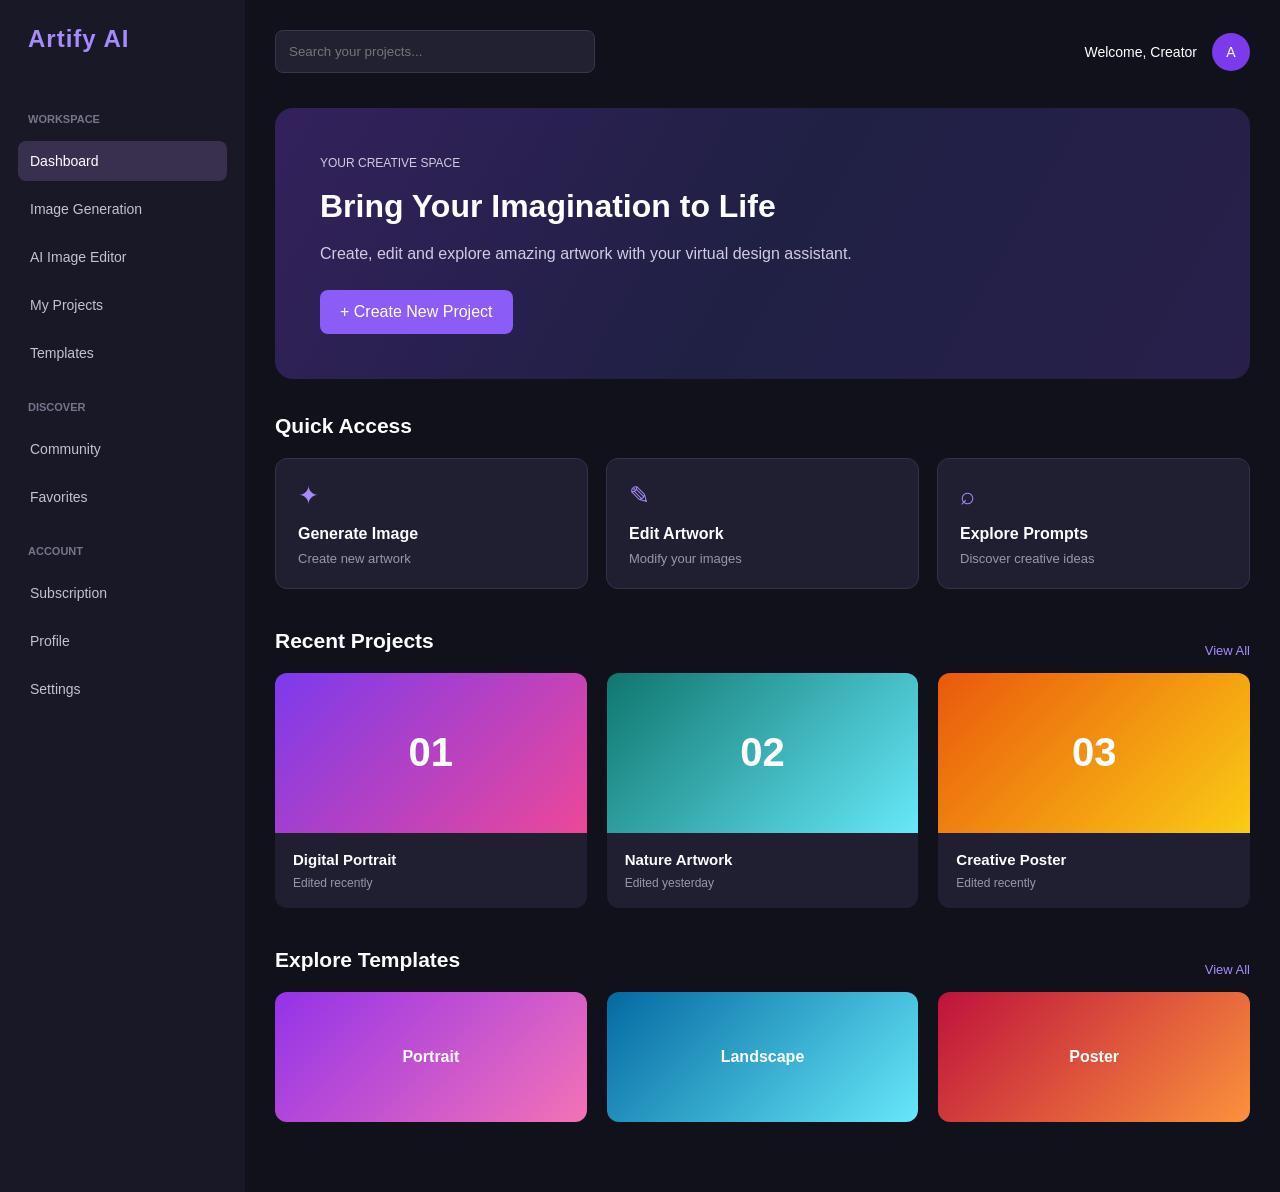
<file: index.html>
<!DOCTYPE html>
<html lang="en">

<head>
    <meta charset="UTF-8">
    <meta name="viewport" content="width=device-width, initial-scale=1.0">

    <title>Artify AI - Dashboard</title>

    <link rel="stylesheet" href="style.css">
</head>

<body>

<div class="dashboard">

    <!-- SIDEBAR -->

    <aside class="sidebar">

        <div class="logo">
            <h2>Artify AI</h2>
        </div>

        <nav class="navigation">

            <p class="nav-heading">WORKSPACE</p>

            <a href="index.html" class="nav-link active">
                Dashboard
            </a>

            <a href="generation.html" class="nav-link">
                Image Generation
            </a>

            <a href="editor.html" class="nav-link">
                AI Image Editor
            </a>

            <a href="projects.html" class="nav-link">
                My Projects
            </a>

            <a href="templates.html" class="nav-link">
                Templates
            </a>

            <p class="nav-heading">DISCOVER</p>

            <a href="community.html" class="nav-link">
                Community
            </a>

            

            <a href="favorites.html" class="nav-link">
                Favorites
            </a>

            <p class="nav-heading">ACCOUNT</p>

            <a href="subscription.html" class="nav-link">
                Subscription
            </a>

            <a href="profile.html" class="nav-link">
                Profile
            </a>

            <a href="settings.html" class="nav-link">
                Settings
            </a>

        </nav>

    </aside>


    <!-- MAIN CONTENT -->

    <main class="main-content">

        <!-- HEADER -->

        <header class="topbar">

            <div class="search-box">
                <input
                    type="text"
                    id="searchInput"
                    placeholder="Search your projects..."
                >
            </div>

            <div class="profile">
                <span>Welcome, Creator</span>
                <div class="profile-icon">A</div>
            </div>

        </header>


        <!-- WELCOME SECTION -->

        <section class="welcome-section">

            <div class="welcome-text">

                <p class="small-heading">
                    YOUR CREATIVE SPACE
                </p>

                <h1>Bring Your Imagination to Life</h1>

                <p>
                    Create, edit and explore amazing artwork
                    with your virtual design assistant.
                </p>

                <a href="generation.html"
                   class="create-btn">
                    + Create New Project
                </a>

            </div>

        </section>


        <!-- QUICK ACCESS -->

        <section class="quick-access">

            <h2>Quick Access</h2>

            <div class="quick-container">

                <a href="generation.html"
                   class="quick-card">
                    <span>✦</span>
                    <h3>Generate Image</h3>
                    <p>Create new artwork</p>
                </a>

                <a href="editor.html"
                   class="quick-card">
                    <span>✎</span>
                    <h3>Edit Artwork</h3>
                    <p>Modify your images</p>
                </a>

                <a href="prompt-store.html"
                   class="quick-card">
                    <span>⌕</span>
                    <h3>Explore Prompts</h3>
                    <p>Discover creative ideas</p>
                </a>

            </div>

        </section>


        <!-- RECENT PROJECTS -->

        <section class="projects-section">

            <div class="section-header">

                <h2>Recent Projects</h2>

                <a href="projects.html">
                    View All
                </a>

            </div>


            <div class="project-container">

                <div class="project-card">

                    <div class="project-image artwork-one">
                        <span>01</span>
                    </div>

                    <div class="project-info">
                        <h3>Digital Portrait</h3>
                        <p>Edited recently</p>
                    </div>

                </div>


                <div class="project-card">

                    <div class="project-image artwork-two">
                        <span>02</span>
                    </div>

                    <div class="project-info">
                        <h3>Nature Artwork</h3>
                        <p>Edited yesterday</p>
                    </div>

                </div>


                <div class="project-card">

                    <div class="project-image artwork-three">
                        <span>03</span>
                    </div>

                    <div class="project-info">
                        <h3>Creative Poster</h3>
                        <p>Edited recently</p>
                    </div>

                </div>

            </div>

        </section>


        <!-- TEMPLATES -->

        <section class="templates-section">

            <div class="section-header">

                <h2>Explore Templates</h2>

                <a href="templates.html">
                    View All
                </a>

            </div>

            <div class="template-container">

                <div class="template-card">
                    <div class="template-preview template-one">
                        <span>Portrait</span>
                    </div>
                </div>

                <div class="template-card">
                    <div class="template-preview template-two">
                        <span>Landscape</span>
                    </div>
                </div>

                <div class="template-card">
                    <div class="template-preview template-three">
                        <span>Poster</span>
                    </div>
                </div>

            </div>

        </section>

    </main>

</div>

<script src="script.js"></script>

</body>
</html>

</body>
</html>
</file>
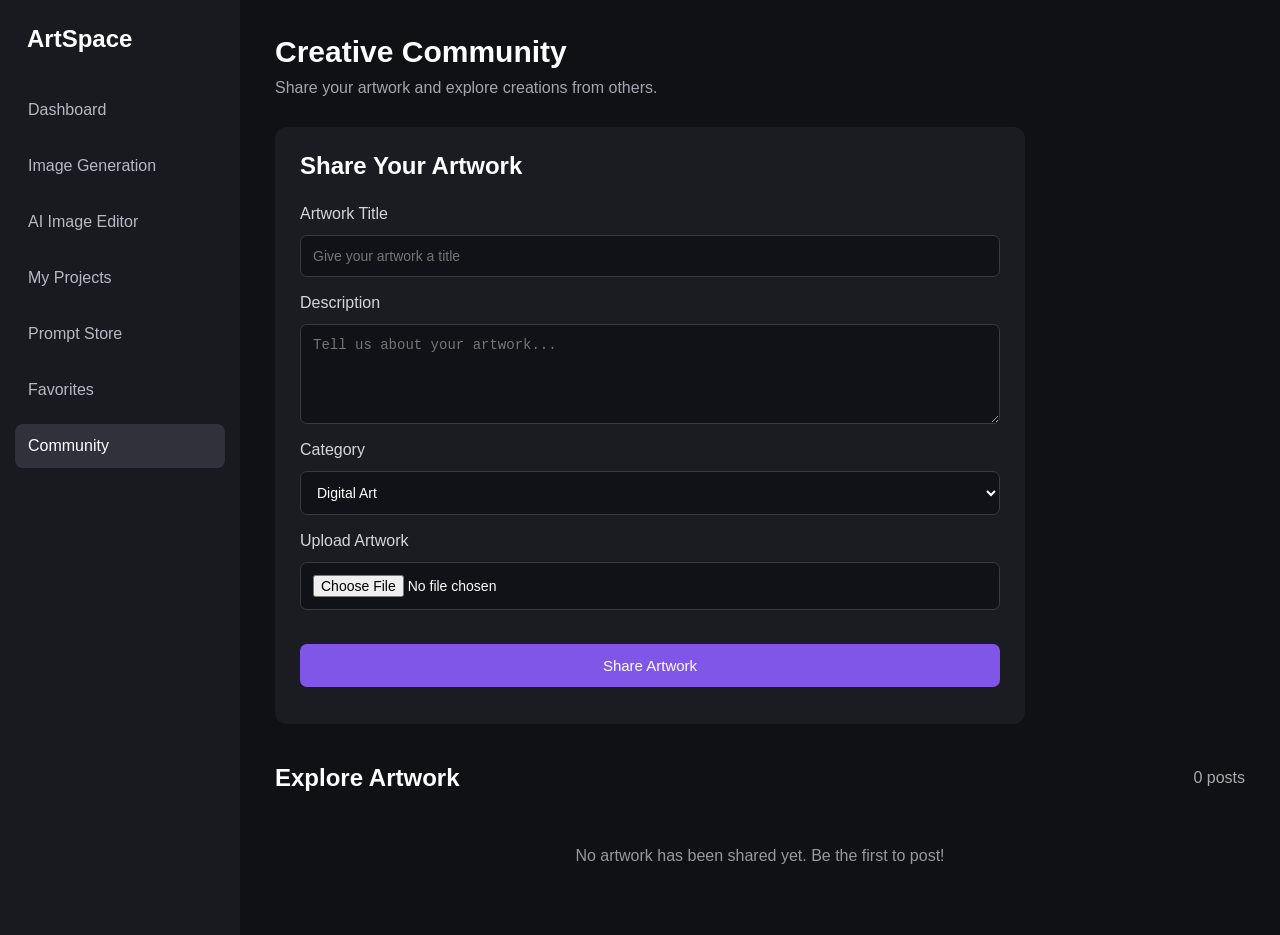
<file: community.html>
<!DOCTYPE html>
<html lang="en">
<head>
    <meta charset="UTF-8">
    <meta name="viewport" content="width=device-width, initial-scale=1.0">
    <title>Community | ArtSpace</title>
    <link rel="stylesheet" href="community.css">
    <script src="community.js" defer></script>
</head>
<body>

    <div class="layout">

        <!-- SIDEBAR -->
        <aside class="sidebar">
            <h2 class="logo">ArtSpace</h2>

            <nav>
                <a href="index.html">Dashboard</a>
                <a href="generation.html">Image Generation</a>
                <a href="editor.html">AI Image Editor</a>
                <a href="projects.html">My Projects</a>
                <a href="templates.html">Prompt Store</a>
                <a href="favorites.html">Favorites</a>
                <a href="community.html" class="active">Community</a>
            </nav>
        </aside>

        <!-- MAIN CONTENT -->
        <main class="main-content">

            <header class="page-header">
                <div>
                    <h1>Creative Community</h1>
                    <p>Share your artwork and explore creations from others.</p>
                </div>
            </header>

            <!-- CREATE POST -->
            <section class="create-post">
                <h2>Share Your Artwork</h2>

                <form id="postForm">

                    <label for="postTitle">Artwork Title</label>
                    <input
                        type="text"
                        id="postTitle"
                        placeholder="Give your artwork a title"
                        required
                    >

                    <label for="postDescription">Description</label>
                    <textarea
                        id="postDescription"
                        placeholder="Tell us about your artwork..."
                        required
                    ></textarea>

                    <label for="postCategory">Category</label>
                    <select id="postCategory">
                        <option value="Digital Art">Digital Art</option>
                        <option value="Portrait">Portrait</option>
                        <option value="Fantasy">Fantasy</option>
                        <option value="Nature">Nature</option>
                        <option value="Architecture">Architecture</option>
                        <option value="Other">Other</option>
                    </select>

                    <label for="postImage">Upload Artwork</label>
                    <input
                        type="file"
                        id="postImage"
                        accept="image/*"
                        required
                    >

                    <p id="imageName"></p>

                    <button type="submit" class="share-btn">
                        Share Artwork
                    </button>

                    <p id="formMessage"></p>

                </form>
            </section>

            <!-- COMMUNITY POSTS -->
            <section class="community-section">
                <div class="section-heading">
                    <h2>Explore Artwork</h2>
                    <span id="postCount">0 posts</span>
                </div>

                <div id="postsContainer" class="posts-container"></div>

                <p id="emptyMessage">
                    No artwork has been shared yet. Be the first to post!
                </p>
            </section>

        </main>
    </div>

</body>
</html>
</file>
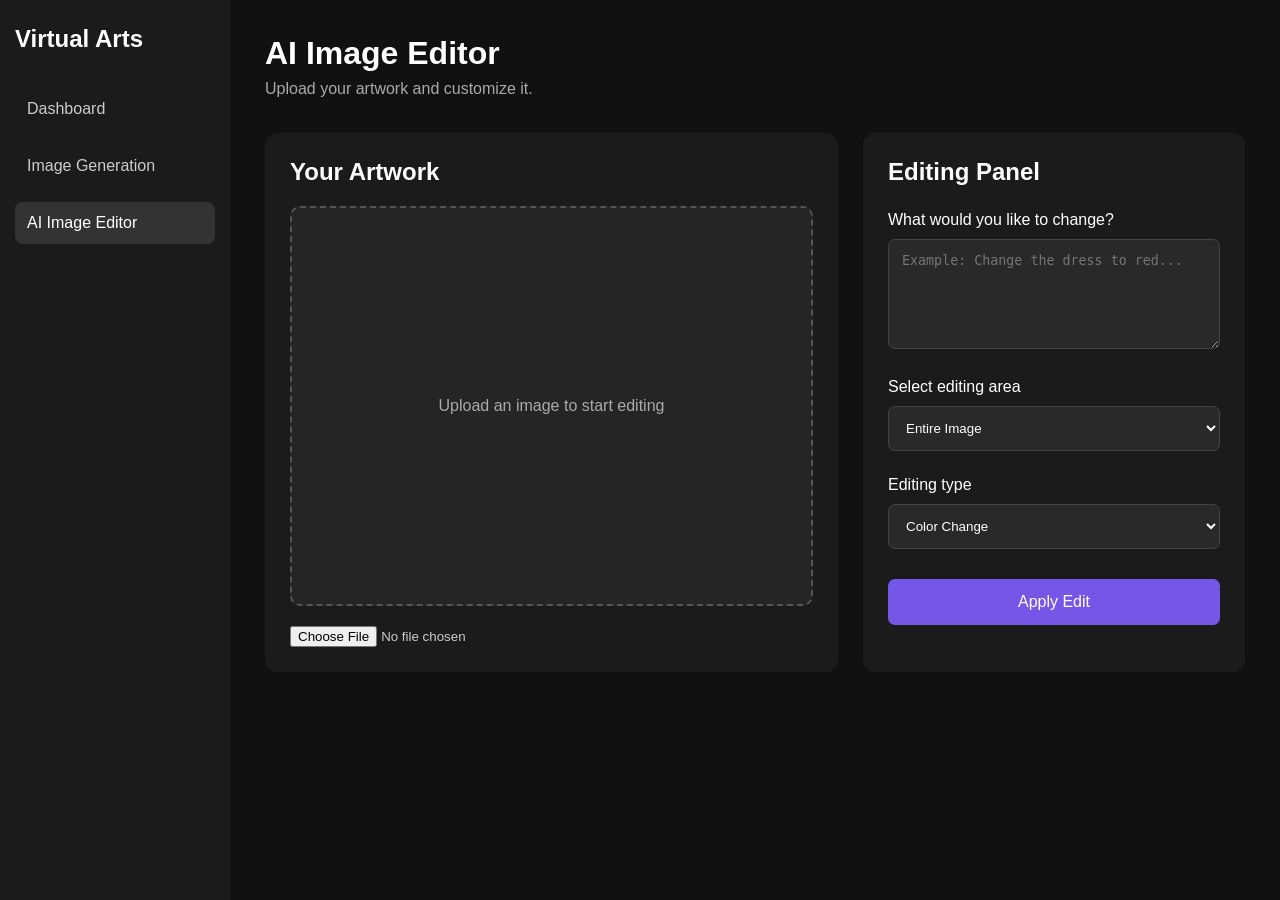
<file: editor.html>
<!DOCTYPE html>
<html lang="en">
<head>
    <meta charset="UTF-8">
    <meta name="viewport" content="width=device-width, initial-scale=1.0">
    <title>AI Image Editor</title>
    <link rel="stylesheet" href="editor.css">
</head>

<body>

    <div class="editor-page">

        <!-- Sidebar -->
        <aside class="sidebar">
            <h2>Virtual Arts</h2>

            <nav>
                <a href="index.html">Dashboard</a>
                <a href="generation.html">Image Generation</a>
                <a href="editor.html" class="active">AI Image Editor</a>
            </nav>
        </aside>

        <!-- Main editor -->
        <main class="editor-main">

            <header>
                <h1>AI Image Editor</h1>
                <p>Upload your artwork and customize it.</p>
            </header>

            <div class="workspace">

                <!-- Image preview section -->
                <section class="image-section">

                    <h2>Your Artwork</h2>

                    <div class="image-preview" id="imagePreview">

                        <p id="uploadMessage">
                            Upload an image to start editing
                        </p>

                        <img id="previewImage" alt="Uploaded artwork">

                    </div>

                    <input
                        type="file"
                        id="imageUpload"
                        accept="image/*"
                    >

                </section>

                <!-- Editing panel -->
                <section class="editing-panel">

                    <h2>Editing Panel</h2>

                    <label for="editPrompt">
                        What would you like to change?
                    </label>

                    <textarea
                        id="editPrompt"
                        placeholder="Example: Change the dress to red..."
                    ></textarea>

                    <label for="editArea">Select editing area</label>

                    <select id="editArea">
                        <option value="Entire Image">Entire Image</option>
                        <option value="Background">Background</option>
                        <option value="Clothing">Clothing</option>
                        <option value="Hair">Hair</option>
                        <option value="Face">Face</option>
                    </select>

                    <label for="editType">Editing type</label>

                    <select id="editType">
                        <option value="Color Change">Color Change</option>
                        <option value="Background Change">Background Change</option>
                        <option value="Object Change">Object Change</option>
                        <option value="Enhancement">Enhancement</option>
                    </select>

                    <button id="applyEdit">Apply Edit</button>

                    <p id="statusMessage"></p>

                </section>

            </div>

        </main>

    </div>

    <script src="editor.js" defer></script>

</body>
</html>
</file>
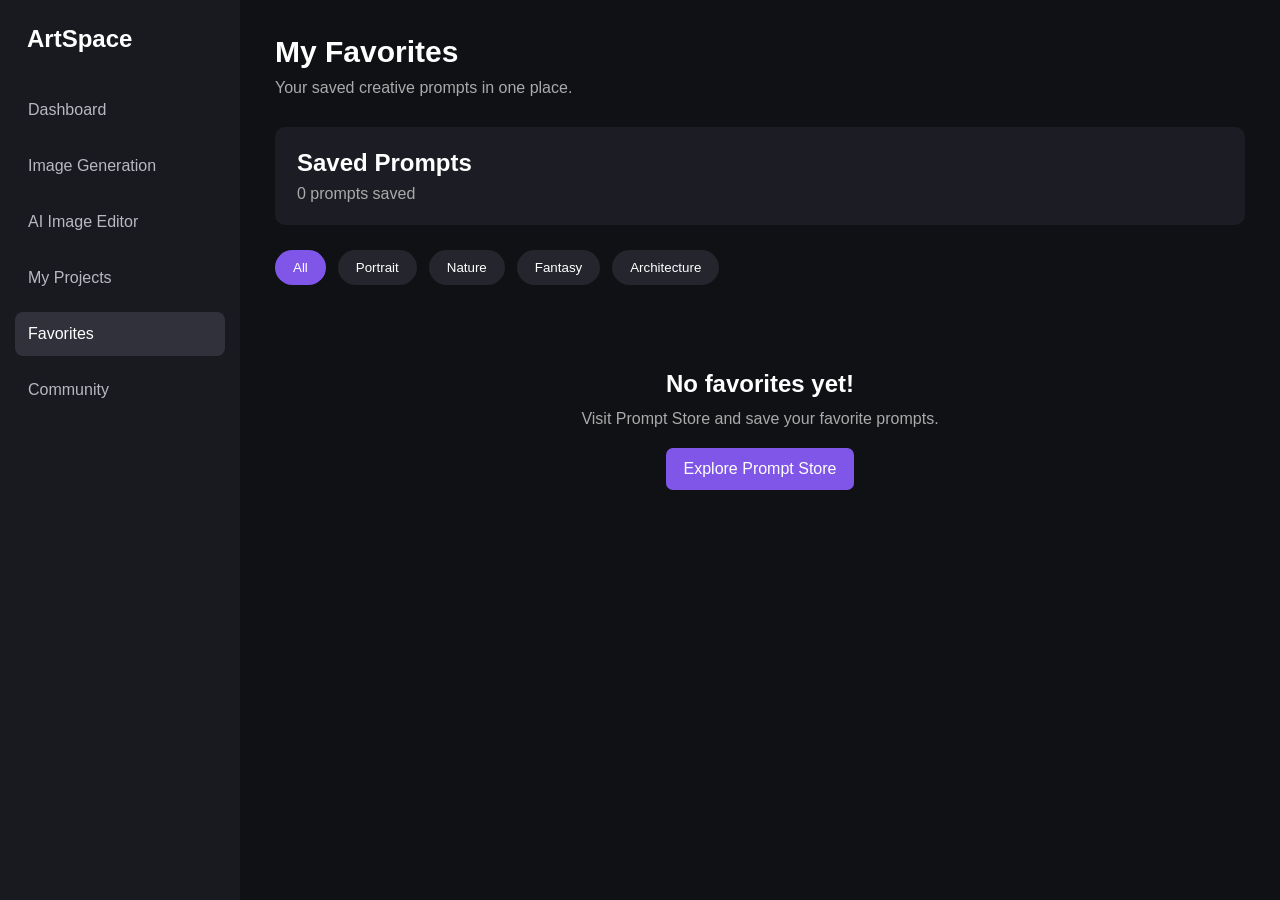
<file: favorites.html>
<!DOCTYPE html>
<html lang="en">
<head>
    <meta charset="UTF-8">
    <meta name="viewport" content="width=device-width, initial-scale=1.0">

    <title>My Favorites | ArtSpace</title>

    <link rel="stylesheet" href="favorites.css">
    <script src="favorites.js" defer></script>
</head>

<body>

    <div class="layout">

        <!-- SIDEBAR -->
        <aside class="sidebar">

            <h2 class="logo">ArtSpace</h2>

            <nav>
                <a href="index.html">Dashboard</a>
                <a href="generation.html">Image Generation</a>
                <a href="editor.html">AI Image Editor</a>
                <a href="projects.html">My Projects</a>
                <a href="favorites.html" class="active">Favorites</a>
                <a href="community.html">Community</a>
            </nav>

        </aside>


        <!-- MAIN CONTENT -->
        <main class="main-content">

            <header class="page-header">
                <h1>My Favorites</h1>
                <p>Your saved creative prompts in one place.</p>
            </header>


            <!-- FAVORITE COUNTER -->
            <section class="favorite-summary">
                <h2>Saved Prompts</h2>
                <p id="favoriteCount">0 prompts saved</p>
            </section>


            <!-- FILTER BUTTONS -->
            <section class="filter-section">

                <button class="filter-btn active" data-category="All">
                    All
                </button>

                <button class="filter-btn" data-category="Portrait">
                    Portrait
                </button>

                <button class="filter-btn" data-category="Nature">
                    Nature
                </button>

                <button class="filter-btn" data-category="Fantasy">
                    Fantasy
                </button>

                <button class="filter-btn" data-category="Architecture">
                    Architecture
                </button>

            </section>


            <!-- FAVORITE PROMPTS -->
            <section class="favorites-section">

                <div id="favoritesContainer"></div>

                <div id="emptyMessage">
                    <h2>No favorites yet!</h2>
                    <p>Visit Prompt Store and save your favorite prompts.</p>
                    <a href="templates.html">Explore Prompt Store</a>
                </div>

            </section>

        </main>

    </div>

</body>
</html>
</file>
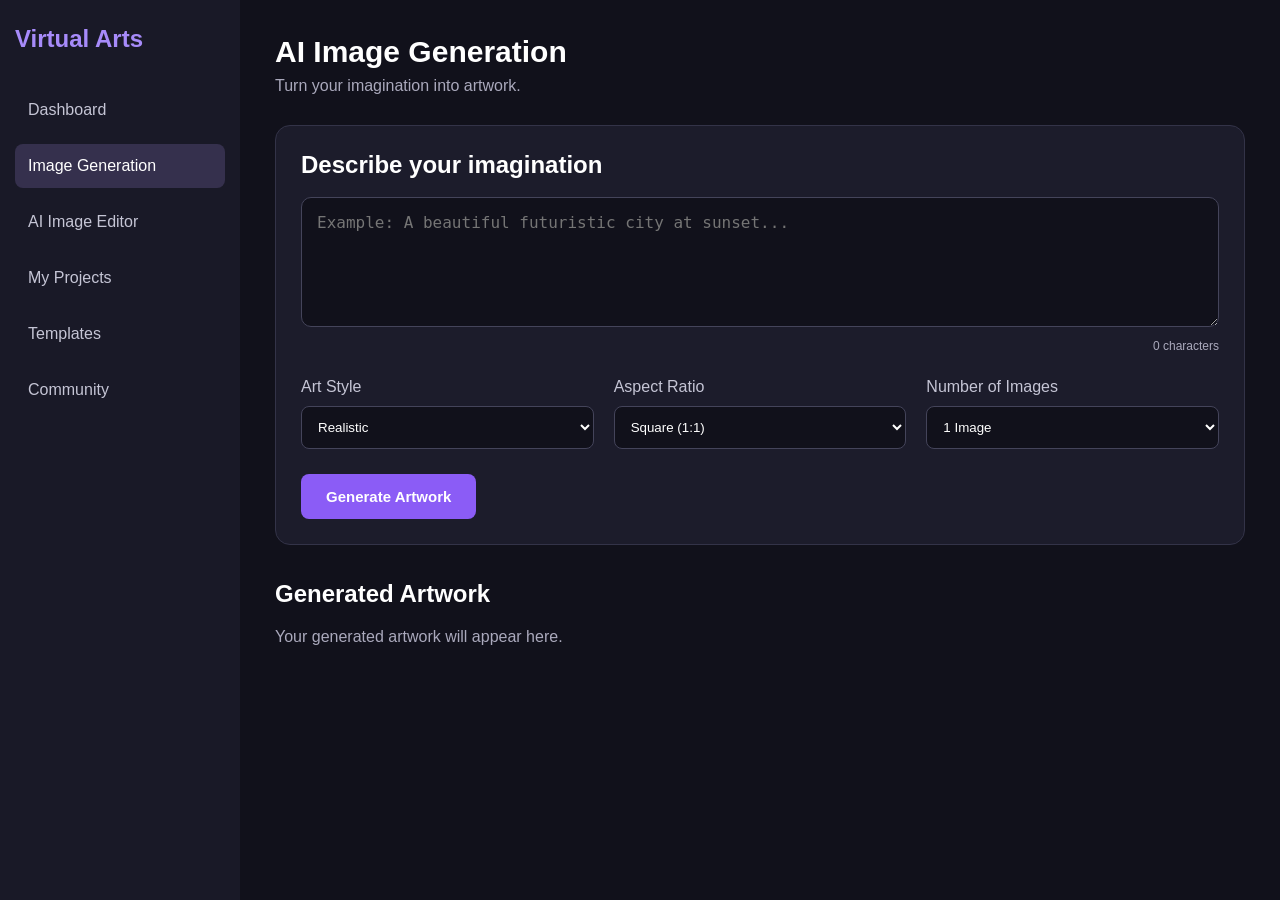
<file: generation.html>
<!DOCTYPE html>
<html lang="en">

<head>
    <meta charset="UTF-8">
    <meta name="viewport" content="width=device-width, initial-scale=1.0">

    <title>Image Generation - Virtual Arts Assistant</title>

    <link rel="stylesheet" href="generation.css">
</head>

<body>

    <div class="generation-page">

        <!-- Sidebar -->
        <aside class="sidebar">

            <h2>Virtual Arts</h2>

            <nav>
                <a href="index.html">Dashboard</a>
                <a href="generation.html" class="active">Image Generation</a>
                <a href="#">AI Image Editor</a>
                <a href="#">My Projects</a>
                <a href="#">Templates</a>
                <a href="#">Community</a>
            </nav>

        </aside>


        <!-- Main content -->
        <main class="generation-main">

            <header class="page-header">
                <h1>AI Image Generation</h1>
                <p>Turn your imagination into artwork.</p>
            </header>


            <!-- Prompt section -->
            <section class="prompt-section">

                <h2>Describe your imagination</h2>

                <textarea
                    id="promptInput"
                    placeholder="Example: A beautiful futuristic city at sunset..."
                ></textarea>

                <p id="charCount">0 characters</p>


                <!-- Generation settings -->
                <div class="settings-container">

                    <div class="setting">
                        <label for="artStyle">Art Style</label>

                        <select id="artStyle">
                            <option value="Realistic">Realistic</option>
                            <option value="Anime">Anime</option>
                            <option value="3D Art">3D Art</option>
                            <option value="Watercolor">Watercolor</option>
                            <option value="Digital Art">Digital Art</option>
                        </select>
                    </div>


                    <div class="setting">
                        <label for="aspectRatio">Aspect Ratio</label>

                        <select id="aspectRatio">
                            <option value="1:1">Square (1:1)</option>
                            <option value="16:9">Landscape (16:9)</option>
                            <option value="9:16">Portrait (9:16)</option>
                        </select>
                    </div>


                    <div class="setting">
                        <label for="imageCount">Number of Images</label>

                        <select id="imageCount">
                            <option value="1">1 Image</option>
                            <option value="2">2 Images</option>
                            <option value="4">4 Images</option>
                        </select>
                    </div>

                </div>


                <button id="generateBtn">
                    Generate Artwork
                </button>

            </section>


            <!-- Loading -->
            <div id="loading" class="loading hidden">
                Creating your artwork...
            </div>


            <!-- Results -->
            <section class="results-section">

                <h2>Generated Artwork</h2>

                <div id="imageContainer" class="image-container">

                    <p class="empty-message">
                        Your generated artwork will appear here.
                    </p>

                </div>

            </section>

        </main>

    </div>


    <script src="generation.js" defer></script>

</body>
</html>
</file>
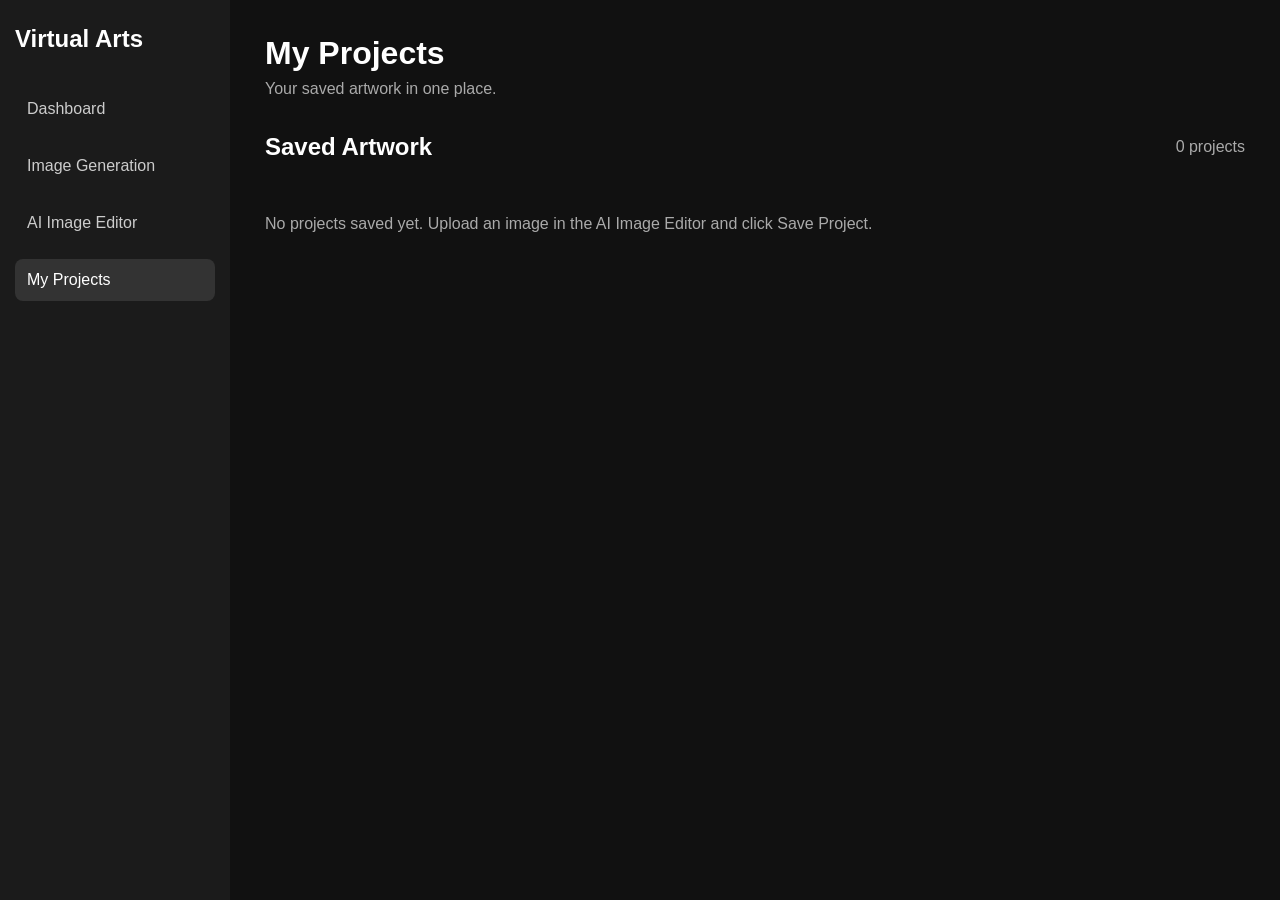
<file: projects.html>
<!DOCTYPE html>
<html lang="en">
<head>
    <meta charset="UTF-8">
    <meta name="viewport" content="width=device-width, initial-scale=1.0">
    <title>My Projects</title>
    <link rel="stylesheet" href="projects.css">
</head>

<body>

    <div class="projects-page">

        <aside class="sidebar">
            <h2>Virtual Arts</h2>

            <nav>
                <a href="index.html">Dashboard</a>
                <a href="generation.html">Image Generation</a>
                <a href="editor.html">AI Image Editor</a>
                <a href="projects.html" class="active">My Projects</a>
            </nav>
        </aside>

        <main class="projects-main">

            <header>
                <h1>My Projects</h1>
                <p>Your saved artwork in one place.</p>
            </header>

            <div class="project-info">
                <h2>Saved Artwork</h2>
                <p id="projectCount">0 projects</p>
            </div>

            <div id="projectContainer" class="project-container">
                <!-- JavaScript will add project cards here -->
            </div>

            <p id="emptyMessage">
                No projects saved yet. Upload an image in the AI Image Editor
                and click Save Project.
            </p>

        </main>

    </div>

    <script src="projects.js" defer></script>

</body>
</html>
</file>
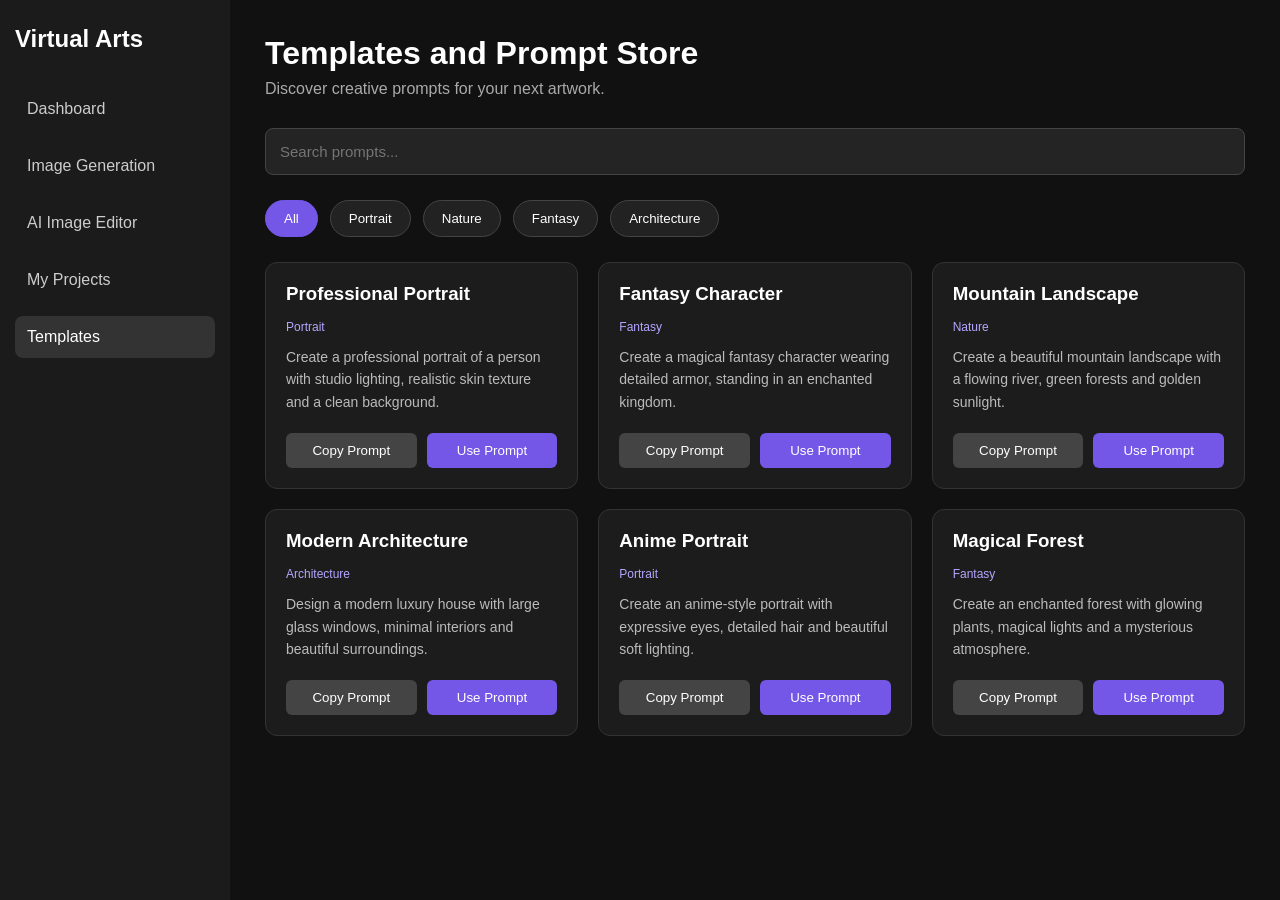
<file: templates.html>
<!DOCTYPE html>
<html lang="en">
<head>
    <meta charset="UTF-8">
    <meta name="viewport" content="width=device-width, initial-scale=1.0">
    <title>Templates and Prompt Store</title>
    <link rel="stylesheet" href="templates.css">
</head>

<body>

    <div class="templates-page">

        <!-- Sidebar -->
        <aside class="sidebar">

            <h2>Virtual Arts</h2>

            <nav>
                <a href="index.html">Dashboard</a>
                <a href="generation.html">Image Generation</a>
                <a href="editor.html">AI Image Editor</a>
                <a href="projects.html">My Projects</a>
                <a href="templates.html" class="active">Templates</a>
            </nav>

        </aside>


        <!-- Main content -->
        <main class="templates-main">

            <header>
                <h1>Templates and Prompt Store</h1>
                <p>Discover creative prompts for your next artwork.</p>
            </header>


            <!-- Search -->
            <div class="search-section">

                <input
                    type="text"
                    id="searchInput"
                    placeholder="Search prompts..."
                >

            </div>


            <!-- Category filters -->
            <div class="category-section">

                <button class="category-btn active" data-category="All">
                    All
                </button>

                <button class="category-btn" data-category="Portrait">
                    Portrait
                </button>

                <button class="category-btn" data-category="Nature">
                    Nature
                </button>

                <button class="category-btn" data-category="Fantasy">
                    Fantasy
                </button>

                <button class="category-btn" data-category="Architecture">
                    Architecture
                </button>

            </div>


            <!-- Prompt cards will appear here -->
            <div id="templateContainer" class="template-container">

            </div>

            <p id="noResults">
                No matching prompts found.
            </p>

        </main>

    </div>


    <script src="templates.js" defer></script>

</body>
</html>
</file>
<file: style.css>
/* RESET */

* {
    margin: 0;
    padding: 0;
    box-sizing: border-box;
}

body {
    background: #11111b;
    color: white;
    font-family: Arial, sans-serif;
}


/* MAIN DASHBOARD */

.dashboard {
    display: flex;
    min-height: 100vh;
}


/* SIDEBAR */

.sidebar {
    width: 245px;
    flex-shrink: 0;
    background: #191827;
    padding: 25px 18px;
}

.logo {
    margin-bottom: 40px;
    padding-left: 10px;
}

.logo h2 {
    color: #a78bfa;
    letter-spacing: 1px;
}

.navigation {
    display: flex;
    flex-direction: column;
    gap: 8px;
}

.nav-heading {
    color: #77758b;
    font-size: 11px;
    font-weight: bold;
    margin: 20px 10px 8px;
}

.nav-link {
    color: #c4c2d2;
    text-decoration: none;
    padding: 12px;
    border-radius: 8px;
    font-size: 14px;
    transition: 0.3s;
}

.nav-link:hover,
.nav-link.active {
    background: #39304f;
    color: white;
}


/* MAIN CONTENT */

.main-content {
    flex: 1;
    min-width: 0;
    padding: 30px;
}


/* HEADER */

.topbar {
    display: flex;
    justify-content: space-between;
    align-items: center;
    margin-bottom: 35px;
    gap: 20px;
}

.search-box input {
    width: 320px;
    max-width: 100%;
    padding: 13px;
    background: #222132;
    border: 1px solid #39364d;
    border-radius: 8px;
    color: white;
    outline: none;
}

.profile {
    display: flex;
    align-items: center;
    gap: 15px;
    font-size: 14px;
}

.profile-icon {
    width: 38px;
    height: 38px;
    border-radius: 50%;
    background: #7c3aed;
    display: flex;
    justify-content: center;
    align-items: center;
}


/* WELCOME SECTION */

.welcome-section {
    background: linear-gradient(
        120deg,
        #33215c,
        #202044,
        #28204b
    );

    padding: 45px;
    border-radius: 18px;
    margin-bottom: 35px;
}

.small-heading {
    color: #c4b5fd;
    font-size: 12px;
    margin-bottom: 15px;
}

.welcome-text h1 {
    font-size: 32px;
    margin-bottom: 15px;
}

.welcome-text p {
    color: #d1cce1;
    line-height: 1.7;
}

.create-btn {
    display: inline-block;
    margin-top: 22px;
    padding: 13px 20px;
    background: #8b5cf6;
    color: white;
    text-decoration: none;
    border-radius: 8px;
    transition: 0.3s;
}

.create-btn:hover {
    background: #7c3aed;
    transform: translateY(-2px);
}


/* QUICK ACCESS */

.quick-access,
.projects-section,
.templates-section {
    margin-bottom: 40px;
}

.quick-access h2,
.section-header h2 {
    font-size: 21px;
    margin-bottom: 20px;
}

.quick-container {
    display: grid;
    grid-template-columns: repeat(3, 1fr);
    gap: 18px;
}

.quick-card {
    background: #201f31;
    border: 1px solid #343149;
    border-radius: 12px;
    padding: 22px;
    text-decoration: none;
    color: white;
    transition: 0.3s;
}

.quick-card:hover {
    transform: translateY(-4px);
    border-color: #8b5cf6;
}

.quick-card span {
    font-size: 25px;
    color: #a78bfa;
}

.quick-card h3 {
    margin-top: 15px;
    font-size: 16px;
}

.quick-card p {
    margin-top: 8px;
    color: #9996aa;
    font-size: 13px;
}


/* PROJECTS */

.section-header {
    display: flex;
    justify-content: space-between;
    align-items: center;
}

.section-header a {
    color: #a78bfa;
    text-decoration: none;
    font-size: 13px;
}

.project-container {
    display: grid;
    grid-template-columns: repeat(3, minmax(0, 1fr));
    gap: 20px;
}

.project-card {
    background: #201f31;
    border-radius: 12px;
    overflow: hidden;
    transition: 0.3s;
}

.project-card:hover {
    transform: translateY(-4px);
}

.project-image {
    height: 160px;
    display: flex;
    justify-content: center;
    align-items: center;
    font-size: 40px;
    font-weight: bold;
}

.artwork-one {
    background: linear-gradient(135deg, #7c3aed, #ec4899);
}

.artwork-two {
    background: linear-gradient(135deg, #0f766e, #67e8f9);
}

.artwork-three {
    background: linear-gradient(135deg, #ea580c, #facc15);
}

.project-info {
    padding: 18px;
}

.project-info h3 {
    font-size: 15px;
}

.project-info p {
    margin-top: 8px;
    font-size: 12px;
    color: #9996aa;
}


/* TEMPLATES */

.template-container {
    display: grid;
    grid-template-columns: repeat(3, 1fr);
    gap: 20px;
}

.template-preview {
    height: 130px;
    border-radius: 12px;
    display: flex;
    justify-content: center;
    align-items: center;
    font-weight: bold;
}

.template-one {
    background: linear-gradient(135deg, #9333ea, #f472b6);
}

.template-two {
    background: linear-gradient(135deg, #0369a1, #67e8f9);
}

.template-three {
    background: linear-gradient(135deg, #be123c, #fb923c);
}


/* RESPONSIVE DESIGN */

@media (max-width: 900px) {

    .sidebar {
        width: 190px;
    }

    .project-container,
    .quick-container,
    .template-container {
        grid-template-columns: repeat(2, 1fr);
    }

}

@media (max-width: 650px) {

    .dashboard {
        flex-direction: column;
    }

    .sidebar {
        width: 100%;
    }

    .navigation {
        display: grid;
        grid-template-columns: repeat(2, 1fr);
    }

    .nav-heading {
        grid-column: 1 / -1;
    }

    .main-content {
        padding: 18px;
    }

    .welcome-section {
        padding: 25px;
    }

    .welcome-text h1 {
        font-size: 24px;
    }

    .topbar {
        flex-wrap: wrap;
    }

    .search-box,
    .search-box input {
        width: 100%;
    }

    .project-container,
    .quick-container,
    .template-container {
        grid-template-columns: 1fr;
    }

}
</file>
<file: community.css>
* {
    margin: 0;
    padding: 0;
    box-sizing: border-box;
}

body {
    font-family: Arial, sans-serif;
    background: #101114;
    color: white;
}

.layout {
    display: flex;
    min-height: 100vh;
}

/* SIDEBAR */

.sidebar {
    width: 240px;
    background: #191a20;
    padding: 25px 15px;
    min-height: 100vh;
}

.logo {
    margin-bottom: 35px;
    padding-left: 12px;
}

.sidebar nav {
    display: flex;
    flex-direction: column;
    gap: 12px;
}

.sidebar a {
    text-decoration: none;
    color: #b8b8c2;
    padding: 13px;
    border-radius: 8px;
}

.sidebar a:hover,
.sidebar a.active {
    background: #30313a;
    color: white;
}

/* MAIN CONTENT */

.main-content {
    flex: 1;
    padding: 35px;
    min-width: 0;
}

.page-header {
    margin-bottom: 30px;
}

.page-header h1 {
    font-size: 30px;
    margin-bottom: 10px;
}

.page-header p {
    color: #a5a5b0;
}

/* CREATE POST FORM */

.create-post {
    background: #1b1c22;
    padding: 25px;
    border-radius: 12px;
    max-width: 750px;
    margin-bottom: 40px;
}

.create-post h2 {
    margin-bottom: 20px;
}

#postForm {
    display: flex;
    flex-direction: column;
    gap: 12px;
}

#postForm label {
    color: #d5d5dc;
    margin-top: 5px;
}

#postForm input,
#postForm textarea,
#postForm select {
    width: 100%;
    padding: 12px;
    border: 1px solid #393a43;
    border-radius: 7px;
    background: #111217;
    color: white;
    font-size: 14px;
}

#postForm textarea {
    min-height: 100px;
    resize: vertical;
}

#postForm input:focus,
#postForm textarea:focus,
#postForm select:focus {
    outline: 1px solid #8b5cf6;
}

.share-btn {
    padding: 13px;
    border: none;
    border-radius: 7px;
    background: #8056e8;
    color: white;
    font-size: 15px;
    cursor: pointer;
    margin-top: 10px;
}

.share-btn:hover {
    background: #7044d5;
}

#formMessage {
    color: #a78bfa;
    font-size: 14px;
}

/* COMMUNITY POSTS */

.community-section {
    width: 100%;
}

.section-heading {
    display: flex;
    justify-content: space-between;
    align-items: center;
    margin-bottom: 20px;
}

#postCount {
    color: #aaa;
}

.posts-container {
    display: grid;
    grid-template-columns: repeat(auto-fill, minmax(250px, 1fr));
    gap: 22px;
}

.post-card {
    background: #1b1c22;
    border: 1px solid #30313a;
    border-radius: 12px;
    overflow: hidden;
}

.post-image {
    width: 100%;
    height: 220px;
    object-fit: cover;
    display: block;
}

.post-details {
    padding: 17px;
}

.post-category {
    display: inline-block;
    color: #c4b5fd;
    background: #33265a;
    padding: 5px 9px;
    border-radius: 20px;
    font-size: 12px;
    margin-bottom: 12px;
}

.post-details h3 {
    margin-bottom: 9px;
}

.post-description {
    color: #b8b8c2;
    font-size: 14px;
    line-height: 1.5;
    margin-bottom: 15px;
    overflow-wrap: anywhere;
}

.post-date {
    color: #858590;
    font-size: 12px;
    margin-bottom: 15px;
}

.post-actions {
    display: flex;
    gap: 10px;
    flex-wrap: wrap;
}

.post-actions button,
.comment-form button {
    padding: 9px 12px;
    border: none;
    border-radius: 6px;
    cursor: pointer;
    background: #343541;
    color: white;
}

.post-actions button:hover,
.comment-form button:hover {
    background: #51446f;
}

.delete-btn {
    background: #642d36 !important;
}

.comments-area {
    margin-top: 15px;
    border-top: 1px solid #393a43;
    padding-top: 13px;
}

.comment-list {
    display: flex;
    flex-direction: column;
    gap: 9px;
    margin-bottom: 12px;
}

.comment-item {
    color: #c6c6cf;
    font-size: 13px;
    overflow-wrap: anywhere;
}

.comment-form {
    display: flex;
    gap: 7px;
}

.comment-form input {
    flex: 1;
    min-width: 0;
    padding: 9px;
    border: 1px solid #393a43;
    border-radius: 6px;
    background: #111217;
    color: white;
}

#emptyMessage {
    color: #999;
    text-align: center;
    padding: 35px 10px;
}

/* SMALL SCREENS */

@media (max-width: 750px) {
    .layout {
        flex-direction: column;
    }

    .sidebar {
        width: 100%;
        min-height: auto;
    }

    .sidebar nav {
        flex-direction: row;
        flex-wrap: wrap;
    }

    .main-content {
        padding: 20px;
    }

    .posts-container {
        grid-template-columns: 1fr;
    }
}
</file>
<file: editor.css>
* {
    margin: 0;
    padding: 0;
    box-sizing: border-box;
}

body {
    background: #111;
    color: white;
    font-family: Arial, sans-serif;
}

.editor-page {
    display: flex;
    min-height: 100vh;
}

/* Sidebar */

.sidebar {
    width: 230px;
    background: #1b1b1b;
    padding: 25px 15px;
}

.sidebar h2 {
    margin-bottom: 35px;
}

.sidebar nav {
    display: flex;
    flex-direction: column;
    gap: 15px;
}

.sidebar a {
    color: #ccc;
    text-decoration: none;
    padding: 12px;
    border-radius: 8px;
}

.sidebar a:hover,
.sidebar a.active {
    background: #333;
    color: white;
}

/* Main area */

.editor-main {
    flex: 1;
    padding: 35px;
}

header p {
    color: #aaa;
    margin-top: 8px;
}

.workspace {
    display: grid;
    grid-template-columns: 1.5fr 1fr;
    gap: 25px;
    margin-top: 35px;
}

/* Image section */

.image-section,
.editing-panel {
    background: #1b1b1b;
    padding: 25px;
    border-radius: 12px;
}

.image-preview {
    width: 100%;
    height: 400px;
    background: #252525;
    border: 2px dashed #555;
    border-radius: 10px;
    margin: 20px 0;
    display: flex;
    justify-content: center;
    align-items: center;
    overflow: hidden;
    position: relative;
}

.image-preview p {
    color: #aaa;
}

.image-preview img {
    max-width: 100%;
    max-height: 100%;
    object-fit: contain;
    display: none;
}

#imageUpload {
    width: 100%;
    color: #ccc;
}

/* Editing panel */

.editing-panel label {
    display: block;
    margin-top: 25px;
    margin-bottom: 10px;
}

.editing-panel textarea,
.editing-panel select {
    width: 100%;
    padding: 13px;
    background: #292929;
    color: white;
    border: 1px solid #444;
    border-radius: 7px;
}

.editing-panel textarea {
    height: 110px;
    resize: vertical;
}

.editing-panel button {
    width: 100%;
    padding: 14px;
    margin-top: 30px;
    background: #7557e8;
    color: white;
    border: none;
    border-radius: 7px;
    cursor: pointer;
    font-size: 16px;
}

.editing-panel button:hover {
    background: #6243d0;
}

#statusMessage {
    margin-top: 15px;
    color: #a99aff;
}

/* Responsive layout */

@media (max-width: 850px) {
    .workspace {
        grid-template-columns: 1fr;
    }

    .sidebar {
        width: 180px;
    }
}

@media (max-width: 600px) {
    .editor-page {
        flex-direction: column;
    }

    .sidebar {
        width: 100%;
    }

    .editor-main {
        padding: 20px;
    }
}
</file>
<file: favorites.css>
* {
    margin: 0;
    padding: 0;
    box-sizing: border-box;
}

body {
    font-family: Arial, sans-serif;
    background: #101114;
    color: white;
}

.layout {
    display: flex;
    min-height: 100vh;
}

/* SIDEBAR */

.sidebar {
    width: 240px;
    background: #191a20;
    padding: 25px 15px;
    min-height: 100vh;
}

.logo {
    margin-bottom: 35px;
    padding-left: 12px;
}

.sidebar nav {
    display: flex;
    flex-direction: column;
    gap: 12px;
}

.sidebar a {
    text-decoration: none;
    color: #b8b8c2;
    padding: 13px;
    border-radius: 8px;
}

.sidebar nav a:hover,
.sidebar nav a.active {
    background: #30313a;
    color: white;
}

/* MAIN CONTENT */

.main-content {
    flex: 1;
    padding: 35px;
    min-width: 0;
}

.page-header {
    margin-bottom: 30px;
}

.page-header h1 {
    font-size: 30px;
    margin-bottom: 10px;
}

.page-header p {
    color: #aaa;
}

/* FAVORITE SUMMARY */

.favorite-summary {
    background: #1c1d24;
    padding: 22px;
    border-radius: 10px;
    margin-bottom: 25px;
}

.favorite-summary h2 {
    margin-bottom: 8px;
}

.favorite-summary p {
    color: #aaa;
}

/* FILTER BUTTONS */

.filter-section {
    display: flex;
    flex-wrap: wrap;
    gap: 12px;
    margin-bottom: 25px;
}

.filter-btn {
    padding: 10px 18px;
    border: none;
    border-radius: 20px;
    background: #24252d;
    color: white;
    cursor: pointer;
}

.filter-btn.active,
.filter-btn:hover {
    background: #8056e8;
}

/* FAVORITE CARDS */

#favoritesContainer {
    display: grid;
    grid-template-columns: repeat(auto-fill, minmax(250px, 1fr));
    gap: 20px;
}

.favorite-card {
    background: #1c1d24;
    border: 1px solid #33343d;
    padding: 20px;
    border-radius: 12px;
}

.favorite-card h3 {
    margin-bottom: 12px;
}

.favorite-category {
    display: inline-block;
    color: #c4b5fd;
    background: #33265a;
    padding: 6px 10px;
    border-radius: 20px;
    font-size: 12px;
    margin-bottom: 15px;
}

.favorite-prompt {
    color: #bbb;
    font-size: 14px;
    line-height: 1.6;
    margin-bottom: 18px;
    overflow-wrap: anywhere;
}

.favorite-actions {
    display: flex;
    flex-wrap: wrap;
    gap: 10px;
}

.favorite-actions button {
    padding: 9px 12px;
    border: none;
    border-radius: 6px;
    background: #343541;
    color: white;
    cursor: pointer;
}

.favorite-actions button:hover {
    background: #8056e8;
}

.remove-btn {
    background: #642d36 !important;
}

/* EMPTY MESSAGE */

#emptyMessage {
    display: none;
    text-align: center;
    padding: 60px 20px;
    color: #aaa;
}

#emptyMessage h2 {
    color: white;
    margin-bottom: 12px;
}

#emptyMessage p {
    margin-bottom: 20px;
}

#emptyMessage a {
    display: inline-block;
    text-decoration: none;
    background: #8056e8;
    color: white;
    padding: 12px 18px;
    border-radius: 7px;
}

/* RESPONSIVE */

@media (max-width: 750px) {

    .layout {
        flex-direction: column;
    }

    .sidebar {
        width: 100%;
        min-height: auto;
    }

    .sidebar nav {
        flex-direction: row;
        flex-wrap: wrap;
    }

    .main-content {
        padding: 20px;
    }

    #favoritesContainer {
        grid-template-columns: 1fr;
    }
}
</file>
<file: generation.css>
* {
    margin: 0;
    padding: 0;
    box-sizing: border-box;
}

body {
    background: #11111b;
    color: white;
    font-family: Arial, sans-serif;
}

.generation-page {
    display: flex;
    min-height: 100vh;
}

/* Sidebar */

.sidebar {
    width: 240px;
    min-width: 240px;
    background: #191927;
    padding: 25px 15px;
}

.sidebar h2 {
    color: #a78bfa;
    margin-bottom: 35px;
}

.sidebar nav {
    display: flex;
    flex-direction: column;
    gap: 12px;
}

.sidebar nav a {
    color: #c5c5d5;
    text-decoration: none;
    padding: 13px;
    border-radius: 8px;
}

.sidebar nav a:hover,
.sidebar nav a.active {
    background: #35304d;
    color: white;
}

/* Main area */

.generation-main {
    flex: 1;
    min-width: 0;
    padding: 35px;
}

.page-header {
    margin-bottom: 30px;
}

.page-header h1 {
    font-size: 30px;
    margin-bottom: 8px;
}

.page-header p {
    color: #aaa9bc;
}

/* Prompt section */

.prompt-section {
    background: #1c1c2b;
    padding: 25px;
    border-radius: 15px;
    border: 1px solid #333348;
}

.prompt-section h2 {
    margin-bottom: 18px;
}

#promptInput {
    width: 100%;
    min-height: 130px;
    padding: 15px;
    resize: vertical;
    background: #11111b;
    border: 1px solid #44445a;
    border-radius: 10px;
    color: white;
    font-size: 16px;
    outline: none;
}

#promptInput:focus {
    border-color: #a78bfa;
}

#charCount {
    text-align: right;
    color: #aaa9bc;
    font-size: 12px;
    margin-top: 8px;
}

/* Settings */

.settings-container {
    display: grid;
    grid-template-columns: repeat(3, 1fr);
    gap: 20px;
    margin-top: 25px;
}

.setting {
    display: flex;
    flex-direction: column;
    gap: 10px;
}

.setting label {
    color: #c5c5d5;
}

.setting select {
    padding: 12px;
    background: #11111b;
    color: white;
    border: 1px solid #44445a;
    border-radius: 8px;
}

/* Generate button */

#generateBtn {
    margin-top: 25px;
    padding: 14px 25px;
    background: #8b5cf6;
    color: white;
    border: none;
    border-radius: 8px;
    cursor: pointer;
    font-size: 15px;
    font-weight: bold;
}

#generateBtn:hover {
    background: #7c3aed;
}

#generateBtn:disabled {
    opacity: 0.6;
    cursor: not-allowed;
}

/* Loading */

.loading {
    margin-top: 25px;
    color: #c4b5fd;
    animation: pulse 1s infinite alternate;
}

.hidden {
    display: none;
}

@keyframes pulse {
    from {
        opacity: 0.4;
    }

    to {
        opacity: 1;
    }
}

/* Artwork results */

.results-section {
    margin-top: 35px;
}

.results-section h2 {
    margin-bottom: 20px;
}

.image-container {
    display: grid;
    grid-template-columns: repeat(2, minmax(0, 1fr));
    gap: 20px;
}

.empty-message {
    color: #aaa9bc;
    grid-column: 1 / -1;
}

.art-card {
    background: #1c1c2b;
    padding: 12px;
    border-radius: 12px;
    border: 1px solid #333348;
}

.art-preview {
    min-height: 250px;
    border-radius: 8px;
    display: flex;
    justify-content: center;
    align-items: center;
    text-align: center;
    padding: 20px;
    overflow: hidden;
}

.art-preview span {
    font-size: 20px;
    font-weight: bold;
    text-shadow: 0 2px 8px black;
}

.art-card p {
    color: #c5c5d5;
    margin-top: 12px;
    font-size: 14px;
}

.download-btn {
    margin-top: 12px;
    padding: 10px 15px;
    background: #35304d;
    color: white;
    border: none;
    border-radius: 7px;
    cursor: pointer;
}

.download-btn:hover {
    background: #514475;
}

/* Responsive */

@media (max-width: 900px) {
    .settings-container {
        grid-template-columns: 1fr;
    }
}

@media (max-width: 650px) {
    .generation-page {
        flex-direction: column;
    }

    .sidebar {
        width: 100%;
    }

    .sidebar nav {
        flex-direction: row;
        flex-wrap: wrap;
    }

    .generation-main {
        padding: 20px;
    }

    .image-container {
        grid-template-columns: 1fr;
    }
}
</file>
<file: projects.css>
* {
    margin: 0;
    padding: 0;
    box-sizing: border-box;
}

body {
    background: #111;
    color: white;
    font-family: Arial, sans-serif;
}

.projects-page {
    display: flex;
    min-height: 100vh;
}

/* Sidebar */

.sidebar {
    width: 230px;
    background: #1b1b1b;
    padding: 25px 15px;
}

.sidebar h2 {
    margin-bottom: 35px;
}

.sidebar nav {
    display: flex;
    flex-direction: column;
    gap: 15px;
}

.sidebar a {
    color: #ccc;
    text-decoration: none;
    padding: 12px;
    border-radius: 8px;
}

.sidebar a:hover,
.sidebar a.active {
    background: #333;
    color: white;
}

/* Main content */

.projects-main {
    flex: 1;
    padding: 35px;
}

.projects-main header p {
    color: #aaa;
    margin-top: 8px;
}

.project-info {
    display: flex;
    justify-content: space-between;
    align-items: center;
    margin: 35px 0 20px;
}

#projectCount {
    color: #aaa;
}

/* Project gallery */

.project-container {
    display: grid;
    grid-template-columns: repeat(auto-fill, minmax(220px, 1fr));
    gap: 22px;
}

.project-card {
    background: #1b1b1b;
    padding: 12px;
    border-radius: 10px;
}

.project-card img {
    width: 100%;
    height: 180px;
    object-fit: cover;
    border-radius: 8px;
}

.project-card h3 {
    margin-top: 12px;
    font-size: 16px;
}

.project-card p {
    color: #aaa;
    font-size: 13px;
    margin-top: 7px;
}

.delete-btn {
    width: 100%;
    margin-top: 12px;
    padding: 10px;
    background: #a83232;
    color: white;
    border: none;
    border-radius: 6px;
    cursor: pointer;
}

.delete-btn:hover {
    background: #cc3838;
}

#emptyMessage {
    color: #aaa;
    margin-top: 30px;
    line-height: 1.6;
}

/* Mobile layout */

@media (max-width: 600px) {
    .projects-page {
        flex-direction: column;
    }

    .sidebar {
        width: 100%;
    }

    .projects-main {
        padding: 20px;
    }
}
</file>
<file: templates.css>
* {
    margin: 0;
    padding: 0;
    box-sizing: border-box;
}

body {
    background: #111;
    color: white;
    font-family: Arial, sans-serif;
}

.templates-page {
    display: flex;
    min-height: 100vh;
}

/* Sidebar */

.sidebar {
    width: 230px;
    background: #1b1b1b;
    padding: 25px 15px;
}

.sidebar h2 {
    margin-bottom: 35px;
}

.sidebar nav {
    display: flex;
    flex-direction: column;
    gap: 15px;
}

.sidebar a {
    color: #ccc;
    text-decoration: none;
    padding: 12px;
    border-radius: 8px;
}

.sidebar a:hover,
.sidebar a.active {
    background: #333;
    color: white;
}

/* Main content */

.templates-main {
    flex: 1;
    padding: 35px;
}

.templates-main header p {
    color: #aaa;
    margin-top: 8px;
}

/* Search */

.search-section {
    margin-top: 30px;
}

.search-section input {
    width: 100%;
    padding: 14px;
    background: #242424;
    border: 1px solid #444;
    border-radius: 8px;
    color: white;
    font-size: 15px;
}

/* Categories */

.category-section {
    display: flex;
    gap: 12px;
    flex-wrap: wrap;
    margin: 25px 0;
}

.category-btn {
    padding: 10px 18px;
    border: 1px solid #444;
    border-radius: 20px;
    background: #222;
    color: white;
    cursor: pointer;
}

.category-btn:hover,
.category-btn.active {
    background: #7557e8;
    border-color: #7557e8;
}

/* Template cards */

.template-container {
    display: grid;
    grid-template-columns: repeat(auto-fill, minmax(250px, 1fr));
    gap: 20px;
}

.template-card {
    background: #1c1c1c;
    padding: 20px;
    border: 1px solid #333;
    border-radius: 12px;
}

.template-card h3 {
    margin-bottom: 12px;
}

.template-card .category {
    display: inline-block;
    font-size: 12px;
    color: #b6a5ff;
    margin-bottom: 12px;
}

.template-card .prompt-text {
    color: #bbb;
    line-height: 1.6;
    font-size: 14px;
}

.card-actions {
    display: flex;
    gap: 10px;
    margin-top: 20px;
}

.card-actions button {
    flex: 1;
    padding: 10px;
    border: none;
    border-radius: 6px;
    cursor: pointer;
    color: white;
}

.copy-btn {
    background: #444;
}

.use-btn {
    background: #7557e8;
}

#noResults {
    display: none;
    color: #aaa;
    margin-top: 30px;
}

/* Responsive */

@media (max-width: 600px) {
    .templates-page {
        flex-direction: column;
    }

    .sidebar {
        width: 100%;
    }

    .templates-main {
        padding: 20px;
    }
}
</file>
